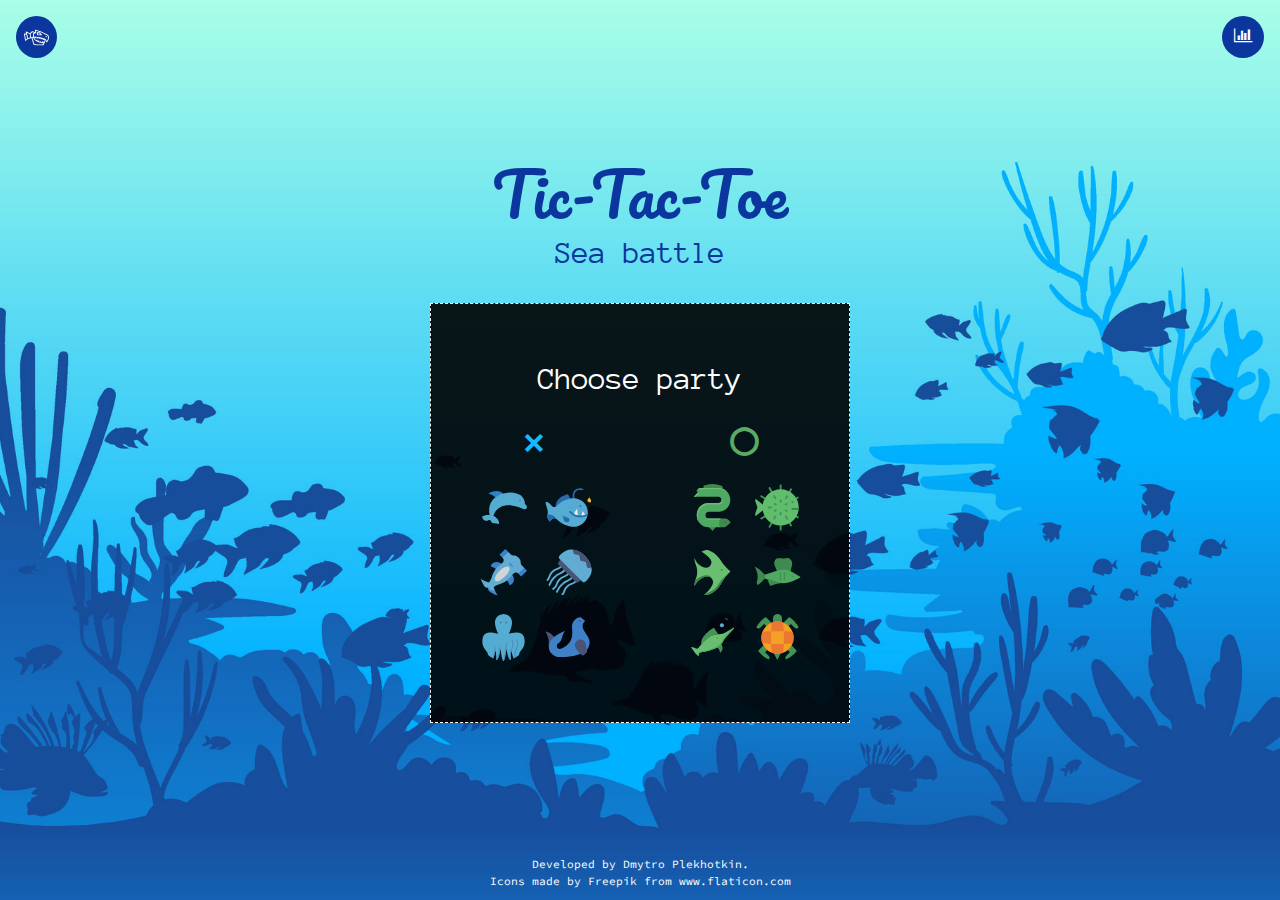
<file: index.html>
<!DOCTYPE html>
<html lang="en">

<head>
    <meta charset="utf-8">
    <meta name="viewport" content="width=device-width, initial-scale=1, shrink-to-fit=no">

    <title>Tic-Tac-Toe</title>

    <link rel="stylesheet" href="bootstrap-4.0.0-alpha.6/css/bootstrap.min.css">
    <link rel="stylesheet" href="font-awesome-4.7.0/css/font-awesome.min.css">
    <link rel="stylesheet" href="styles.css">
</head>

<body>
    <div class="content-wrapper">
        <div id="global-links">
            <a href="stats.html" target="_blank"><i class="fa fa-bar-chart" aria-hidden="true"></i></a>
        </div>
        <div id="edition-switch">
        </div>

        <header class="header">
            <h1>Tic-Tac-Toe</h1>
            <h3 id="header-subtitle">Sea battle</h3>
        </header>
        <section id="game-wrapper">
            <div id="results" style="display:none;">
                <div id="player1">
                    <span id="player1-name"></span>
                    <span id="player1-score">0</span>
                </div>
                <span>&nbsp;:&nbsp;</span>
                <div id="player2">
                    <span id="player2-score">0</span>
                    <span id="player2-name"></span>
                </div>
            </div>

            <div id="game">
                <div id="game-menu">
                    <span>Choose party</span>
                    <div id="icons">
                        <div id="x-party">
                            <div id="x-party-title">&times;</div>
                            <div id="x-party-icons"></div>
                        </div>
                        <div id="o-party">
                            <div id="o-party-title">&cir;</div>
                            <div id="o-party-icons"></div>
                        </div>
                    </div>
                </div>
                <table id="game-board" class="table table-bordered" style="display:none;">
                    <tr>
                        <td id="0"></td>
                        <td id="1"></td>
                        <td id="2"></td>
                    </tr>
                    <tr>
                        <td id="3"></td>
                        <td id="4"></td>
                        <td id="5"></td>
                    </tr>
                    <tr>
                        <td id="6"></td>
                        <td id="7"></td>
                        <td id="8"></td>
                    </tr>
                </table>

                <div id="end-game-popup" style="display:none;">
                    <div>
                        <button id="play-again-btn" class="btn btn-info" type="button">Play again</button>
                    </div>
                    <div>
                        <a id="tweet" href="https://twitter.com/share" class="twitter-share-button" data-text="Play Tic-Tac-Toe online with fish! :) 🐠 http://pic.twitter.com/ErCQkR8vYC 🐟" data-url="https://tictactoe-sea.herokuapp.com" data-hashtags="tictactoe" data-lang="en" data-show-count="false">
                Tweet
            </a>
                        <script async src="//platform.twitter.com/widgets.js" charset="utf-8"></script>
                    </div>
                </div>
                <button id="reset-btn" class="btn btn-warning" type="button" style="display:none;">Reset all</button>
            </div>
        </section>
    </div>
    <footer class="footer">
        <div>Developed by <a href="https://plekhotkindmytro-portfolio.herokuapp.com">Dmytro Plekhotkin</a>.</div>
        <div>Icons made by <a href="http://www.freepik.com/">Freepik</a> from <a href="http://www.flaticon.com">www.flaticon.com</a></div>
    </footer>
    <!-- jQuery first, then Tether, then Bootstrap JS. -->
    <script src="jquery-3.2.1.min.js"></script>
    <script src="jquery-ui.min.js"></script>
    <script src="tether.min.js"></script>
    <script src="bootstrap-4.0.0-alpha.6/js/bootstrap.min.js"></script>
    <script src="scripts.js"></script>
</body>

</html>
</file>
<file: styles.css>
@import url('https://fonts.googleapis.com/css?family=Pacifico|Source+Code+Pro:200|Anonymous+Pro');
html,
body {
    width: 100%;
    height: 100%;
}

body {
    /*    background-color: #5B507A;*/
    background-image: url(img/bg6.jpg);
    background-size: cover;
    background-position: bottom;
    text-align: center;
    font-family: 'Anonymous Pro', monospace;
    color: #0A369D;
}

a,
a:hover {
    color: white;
}

h1 {
    font-size: 2rem;
    font-weight: 300;
    line-height: 1.1;
    font-family: 'Pacifico';
}

h3 {
    font-size: 1rem;
    margin-bottom: 2rem;
}

.table td {
    text-align: center;
    vertical-align: middle;
    font-size: 1rem;
    width: 100px;
    height: 100px;
    cursor: pointer;
}

#x-party-title,
#o-party-title {
    font-size: 3rem;
    font-weight: bold;
}

#x-party-title {
    color: #15BAFE;
}

#o-party-title {
    color: #58AA66;
}

.x-icon,
.o-icon {
    background-size: contain;
    width: 45px;
    height: 45px;
}

.table td img {
    width: 60px;
    height: 60px;
}

#icons {
    width: 100%;
    display: flex;
    justify-content: space-around;
}

#x-party-icons,
#o-party-icons {
    width: 100%;
    padding: 0 1rem;
}

.player-icon {
    cursor: pointer;
    border: 1px dashed rgba(0, 0, 0, 0);
    border-radius: 50%;
    padding: 0.5rem 0.5rem;
}

.player-icon:hover {
    border-color: #fff;
}

#game-menu,
#game {
    width: 301px;
    height: 301px;
    font-size: 2rem;
}

#game-menu {
    display: flex;
    flex-direction: column;
    justify-content: center;
    align-content: center;
    border: 1px dashed #fff;
    background-color: rgba(0, 0, 0, 0.9);
}

@media (min-width: 300px) {
    h1 {
        font-size: 2rem;
    }
    h3 {
        font-size: 1rem;
    }
    .table td {
        width: 100px;
        height: 100px;
    }
    .table td img {
        width: 60px;
        height: 60px;
    }
    .x-icon,
    .o-icon {
        width: 45px;
        height: 45px;
    }
    #game-menu,
    #game {
        width: 301px;
        height: 301px;
    }
}

@media (min-width: 576px) {
    h1 {
        font-size: 2.75rem;
    }
    h3 {
        font-size: 1.5rem;
    }
    .table td {
        width: 125px;
        height: 125px;
    }
    .table td img {
        width: 75px;
        height: 75px;
    }
    .x-icon,
    .o-icon {
        width: 55px;
        height: 55px;
    }
    #game-menu,
    #game {
        width: 376px;
        height: 376px;
    }
}

@media (min-width: 768px) {
    h1 {
        font-size: 3.75rem;
    }
    h3 {
        font-size: 2rem;
    }
    .x-icon,
    .o-icon {
        width: 65px;
        height: 65px;
    }
    .table td {
        width: 140px;
        height: 140px;
    }
    .table td img {
        width: 90px;
        height: 90px;
    }
    #game-menu,
    #game {
        width: 420px;
        height: 420px;
    }
}

.content-wrapper {
    width: 100%;
    height: 100%;
    display: flex;
    flex-direction: column;
    justify-content: center;
    align-items: center;
}

.table {
    margin-bottom: 0;
    background-color: rgba(0, 0, 0, 0.8);
    /*
    49475B
    E3C567
    848C8E
    C4CAD0
    */
}

.table-bordered td {
    border: 1px solid #848C8E;
}

.filled-cell {
    pointer-events: none;
}

#end-game-popup {
    position: absolute;
    top: 50%;
    left: 50%;
    margin-left: -54.36px;
    margin-top: -19px;
}

.winning-cell {
    background-color: white;
}

#player1,
#player2 {
    width: 100%;
    display: flex;
    justify-content: space-between
}

#results {
    padding: 0.2rem 0.5rem;
    display: flex;
    justify-content: space-between;
}

#game {
    margin-bottom: 1rem;
    color: white;
}

.footer {
    font-family: 'Source Code Pro', monospace;
    position: absolute;
    bottom: 10px;
    font-size: 0.7rem;
    width: 100%;
    color: white;
}

#global-links {
    color: white;
    position: absolute;
    top: 1rem;
    right: 1rem;
    border-radius: 50%;
    background-color: #0A369D;
    padding: 0.5rem;
    width: 42px;
    height: 42px;
}

#edition-switch {
    cursor: pointer;
    color: white;
    position: absolute;
    top: 1rem;
    left: 1rem;
    border-radius: 50%;
    background-color: #0A369D;
    padding: 0.5rem;
}

.edition-icon {
    width: 25px;
    height: 25px;
}
</file>
